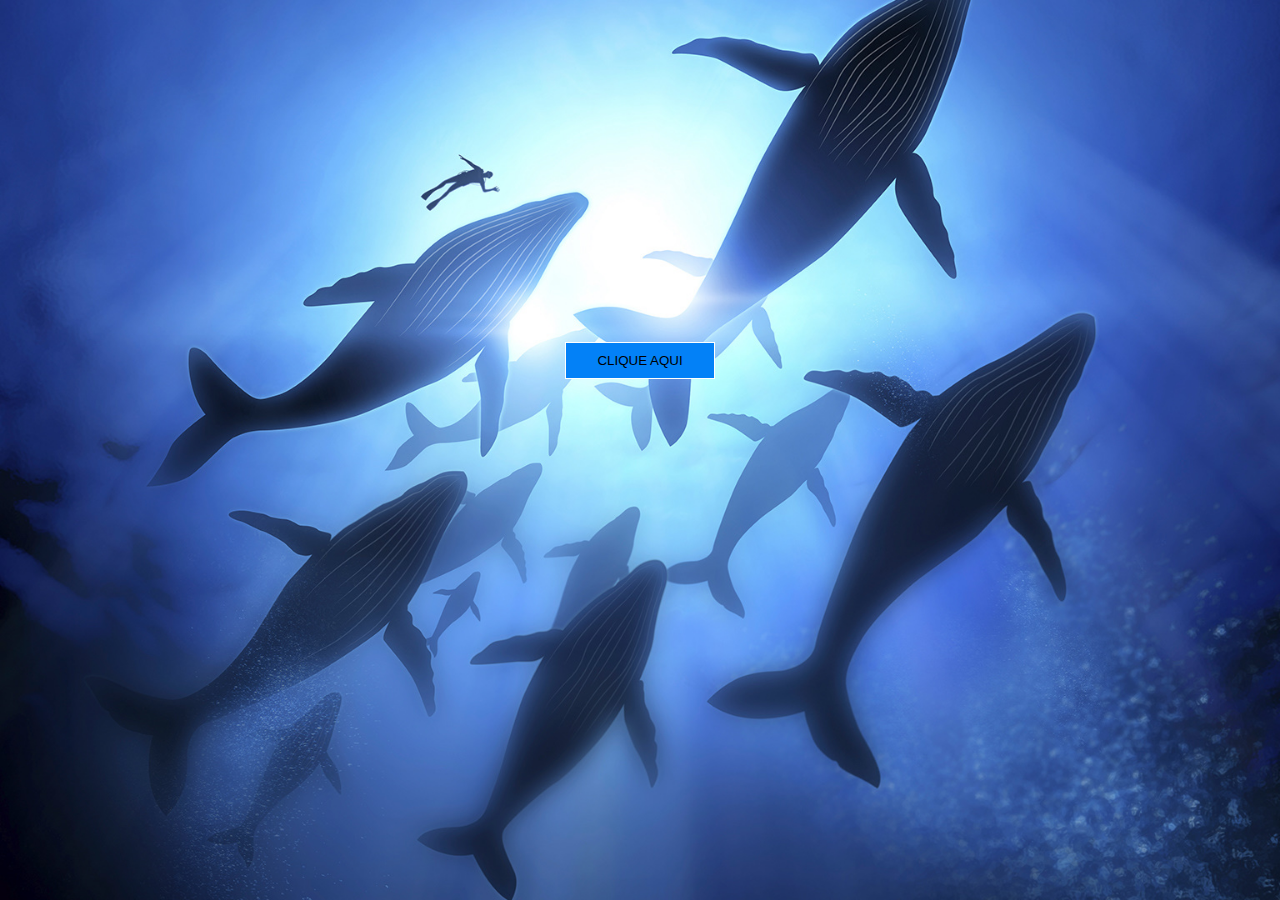
<file: index.html>
<!DOCTYPE html>
<html lang="en">
  <head>
    <meta charset="UTF-8" />
    <meta http-equiv="X-UA-Compatible" content="IE=edge" />
    <link rel="stylesheet" href="css/styles.css" />
    <meta name="viewport" content="width=device-width, initial-scale=1.0" />
    <title>Document</title>
  </head>
  <body>
    <div class="container">
      <div class="space">
        <a href="sorry.html"> <button>Clique aqui</button></a>
      </div>
    </div>
  </body>
</html>
</file>
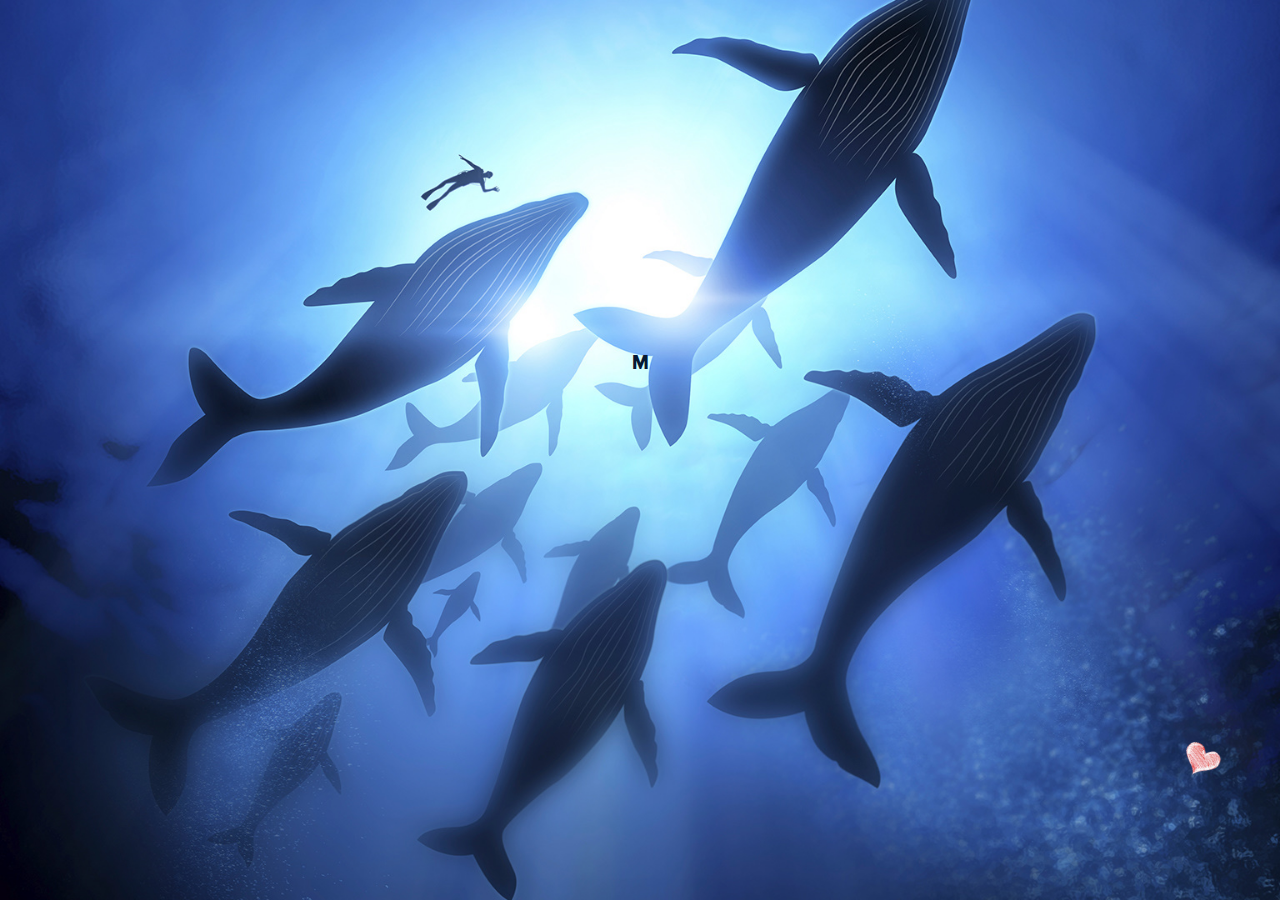
<file: sorry.html>
<!DOCTYPE html>
<html lang="en">
  <head>
    <meta charset="UTF-8" />
    <meta http-equiv="X-UA-Compatible" content="IE=edge" />
    <link rel="stylesheet" href="css/styles.css" />
    <meta name="viewport" content="width=device-width, initial-scale=1.0" />
    <title>Document</title>
  </head>
  <body>
    <audio autoplay>
      <source
        src="audio/Chris_Medina_-_What_Are_Words_(Official_Video)(128k).mp3"
      />
    </audio>
    <div>
      <p id="text" class="container">
        Muitas vezes, dizemos e fazemos coisas sem pensar, que doem nas pessoas.
        Mas quero que entenda que errei, afinal, somos humanos. Infelizmente, às
        vezes tentamos fazer a escolha certa e tomar a melhor atitude, no
        entanto erramos, porque somos falhos. É claro que isso não diminui a
        minha culpa nem a minha responsabilidade por ter agido de maneira errada
        e é por essa razão que quero pedir desculpas. Queria poder voltar no
        tempo com a sabedoria que tenho agora, pois isso impediria que eu
        fizesse algo que te deixaria triste. Me desculpa?
      </p>
      <div class="img">
        <img src="img/OIP-removebg-preview.png" alt="" />
      </div>
    </div>
    <script>
      const titulo = document.querySelector("#text");

      function escrever(title) {
        const text = title.innerHTML.split("");
        title.innerHTML = "";
        text.forEach((letra, index) => {
          setTimeout(() => {
            title.innerHTML += letra;
          }, 75 * index);
        });
      }
      escrever(titulo);
    </script>
  </body>
</html>
</file>
<file: css/styles.css>
* {
  margin: 0;
  padding: 0;
}
@font-face {
  font-family: love;
  src: url(../font/HussarBoldWeb-bf92.woff);
}
.topo {
  width: 100%;
  height: 20px;
  background-color: #f1f1f1;
  margin-top: 120px;
}
body {
  width: 100vw;
  height: 100vh;
  background: url(../img/azul.jpg);
  background-repeat: no-repeat;
  background-position: center;
  background-size: cover;
}
.container {
  width: 90vw;
  height: 80vh;
  display: flex;
  justify-content: center;
  align-items: center;
  margin: 0 auto;
}

.space {
  display: flex;
  align-items: center;
  justify-content: center;

  width: 50%;
  height: 50%;
}

button {
  width: 150px;
  padding: 10px;
  background-color: #0381f7;
  border: 1px solid #fff;
  text-transform: uppercase;
}
button:hover {
  border: 1px solid #0381f7;
  transition: 0.5s;
  background-color: #f1f1f1;
  color: #0381f7;
}
#text {
  padding: 5px;
  color: rgb(5, 25, 51);
  font-family: love;
}
.img {
  text-align: right;

  margin-bottom: 50px;
}
@keyframes pulsar {
  from {
    width: 60px;
  }
  to {
    width: 90px;
  }
}
img {
  width: 60px;
  rotate: 30deg;
  padding: 10px;

  margin-right: 40px;
  animation-duration: 0.5s;
  animation-name: pulsar;
  animation-iteration-count: infinite;
}
</file>
